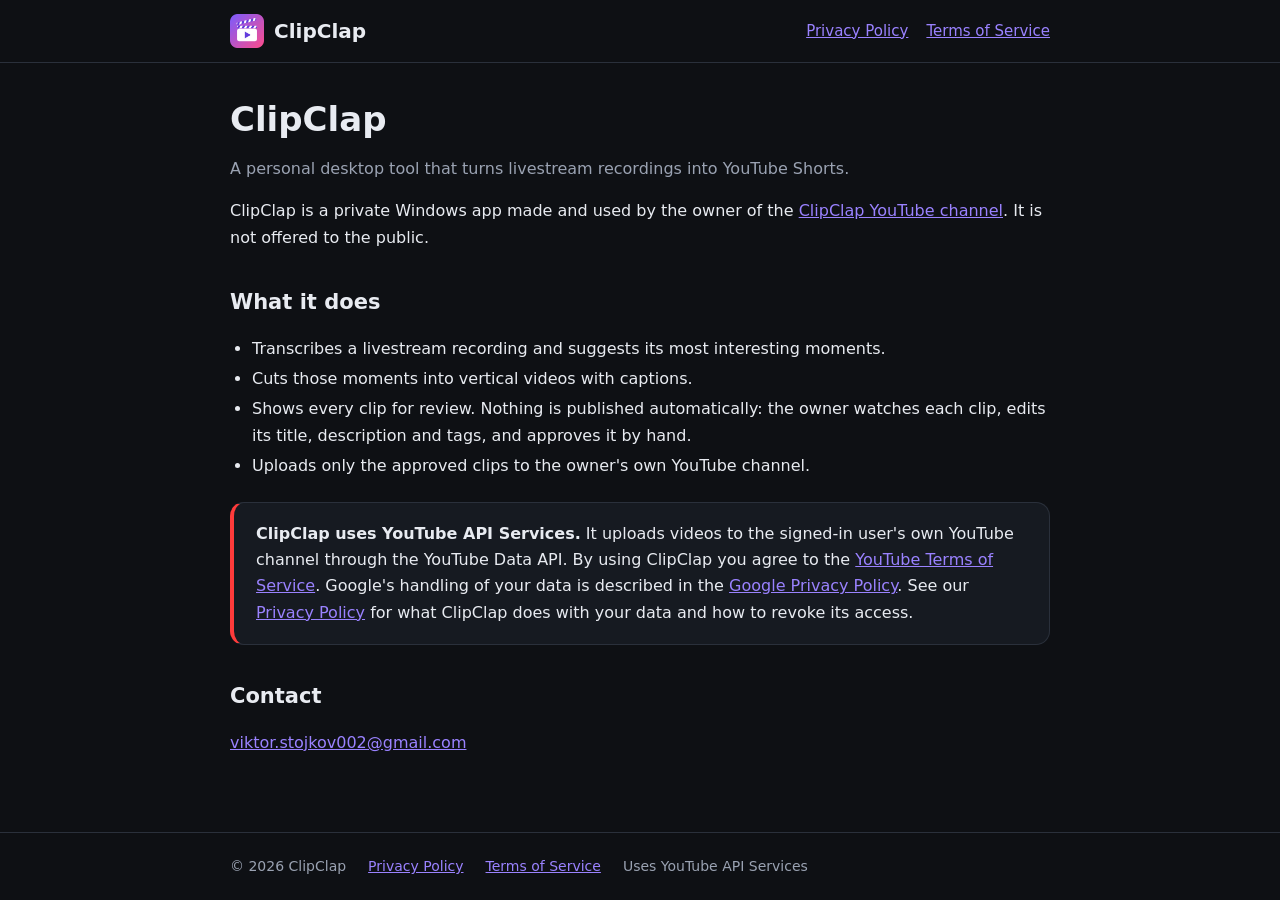
<file: index.html>
<!doctype html>
<html lang="en">
<head>
  <meta charset="utf-8">
  <meta name="viewport" content="width=device-width, initial-scale=1">
  <title>ClipClap</title>
  <link rel="icon" href="clipclap.png">
  <link rel="stylesheet" href="style.css">
</head>
<body>
  <header>
    <div class="wrap">
      <a class="brand" href="index.html"><img src="clipclap.png" alt=""> ClipClap</a>
      <nav><a href="privacy.html">Privacy Policy</a><a href="terms.html">Terms of Service</a></nav>
    </div>
  </header>
  <main>
    <div class="wrap">
      <h1>ClipClap</h1>
      <p class="muted">A personal desktop tool that turns livestream recordings into YouTube Shorts.</p>

      <p>ClipClap is a private Windows app made and used by the owner of the
        <a href="https://www.youtube.com/channel/UCXFeD-YCWQOzsg7_a3MbOjA">ClipClap YouTube channel</a>.
        It is not offered to the public.</p>

      <h2>What it does</h2>
      <ul>
        <li>Transcribes a livestream recording and suggests its most interesting moments.</li>
        <li>Cuts those moments into vertical videos with captions.</li>
        <li>Shows every clip for review. Nothing is published automatically: the owner watches each clip, edits its title, description and tags, and approves it by hand.</li>
        <li>Uploads only the approved clips to the owner's own YouTube channel.</li>
      </ul>

      <div class="card youtube">
        <strong>ClipClap uses YouTube API Services.</strong>
        It uploads videos to the signed-in user's own YouTube channel through the YouTube Data API.
        By using ClipClap you agree to the <a href="https://www.youtube.com/t/terms">YouTube Terms of Service</a>.
        Google's handling of your data is described in the <a href="https://policies.google.com/privacy">Google Privacy Policy</a>.
        See our <a href="privacy.html">Privacy Policy</a> for what ClipClap does with your data and how to revoke its access.
      </div>

      <h2>Contact</h2>
      <p><a href="mailto:viktor.stojkov002@gmail.com">viktor.stojkov002@gmail.com</a></p>
    </div>
  </main>
  <footer>
    <div class="wrap">
      <span>© 2026 ClipClap</span>
      <a href="privacy.html">Privacy Policy</a>
      <a href="terms.html">Terms of Service</a>
      <span>Uses YouTube API Services</span>
    </div>
  </footer>
</body>
</html>
</file>
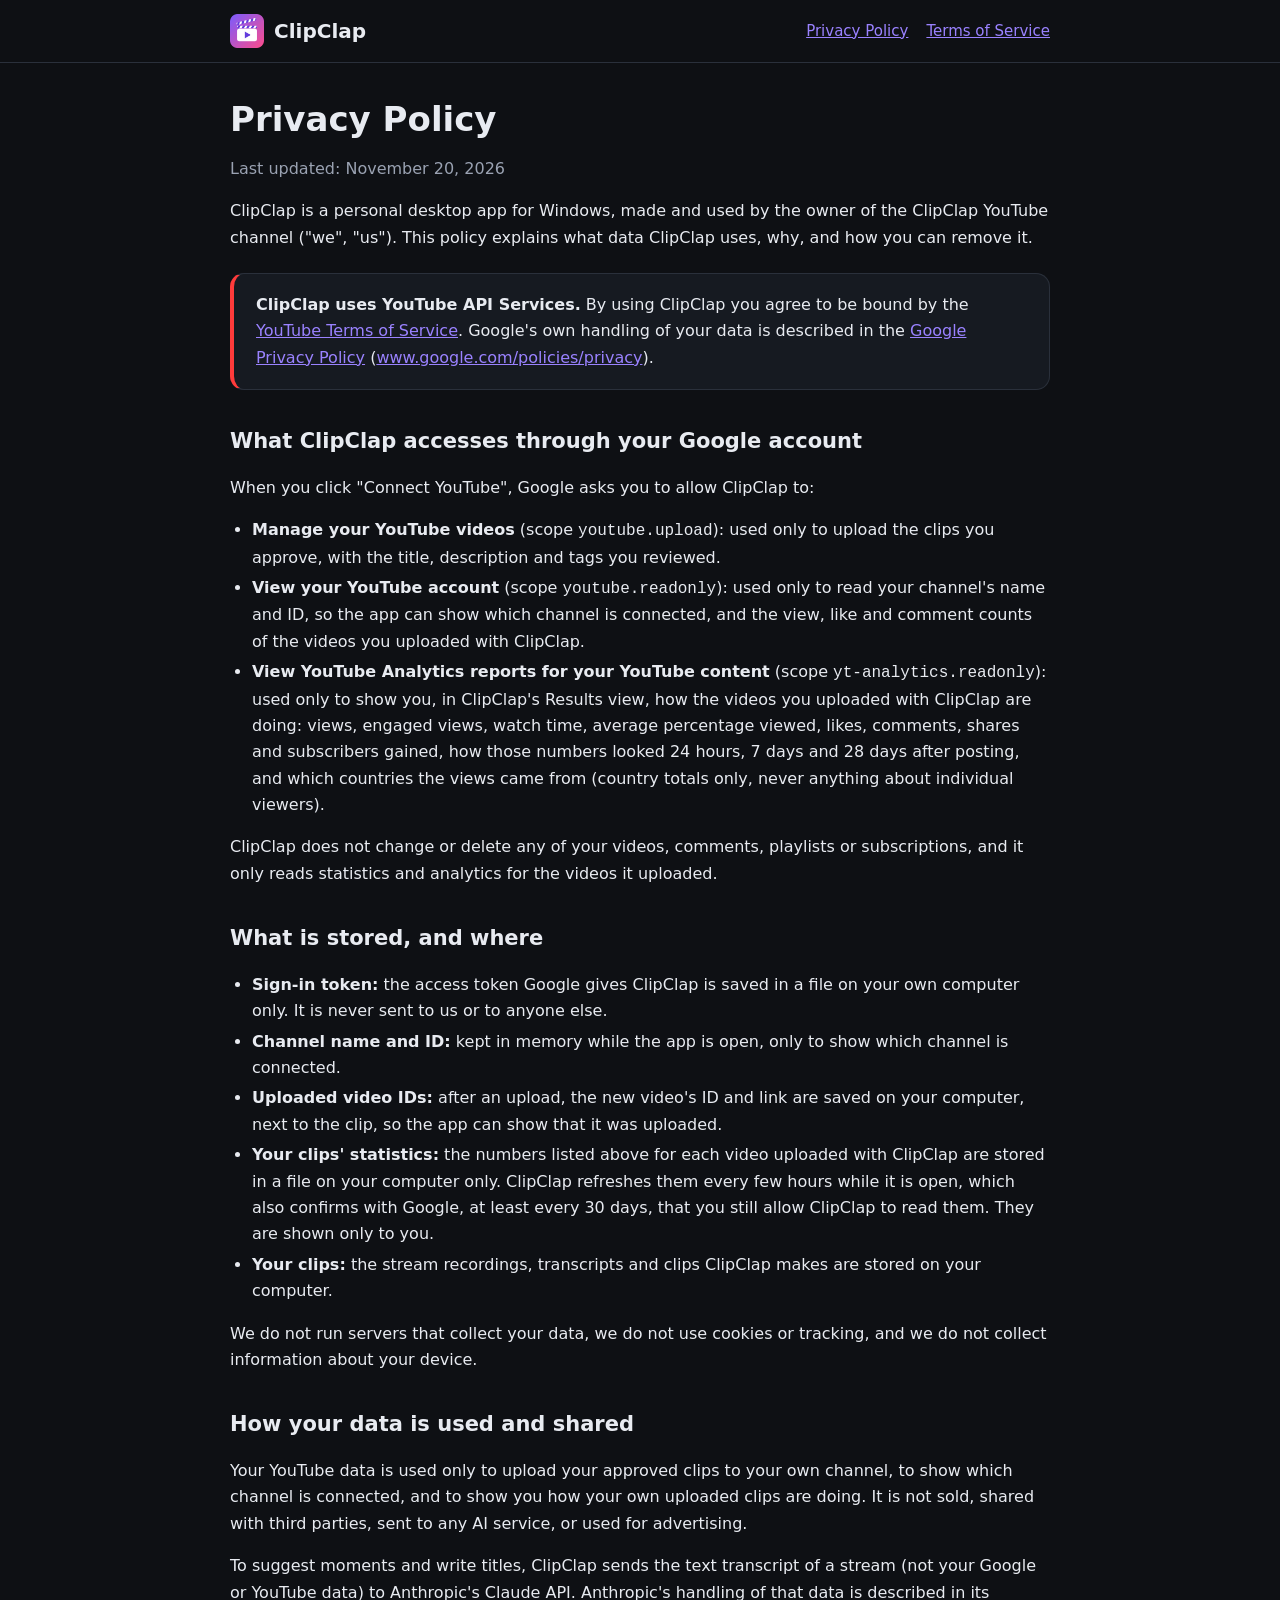
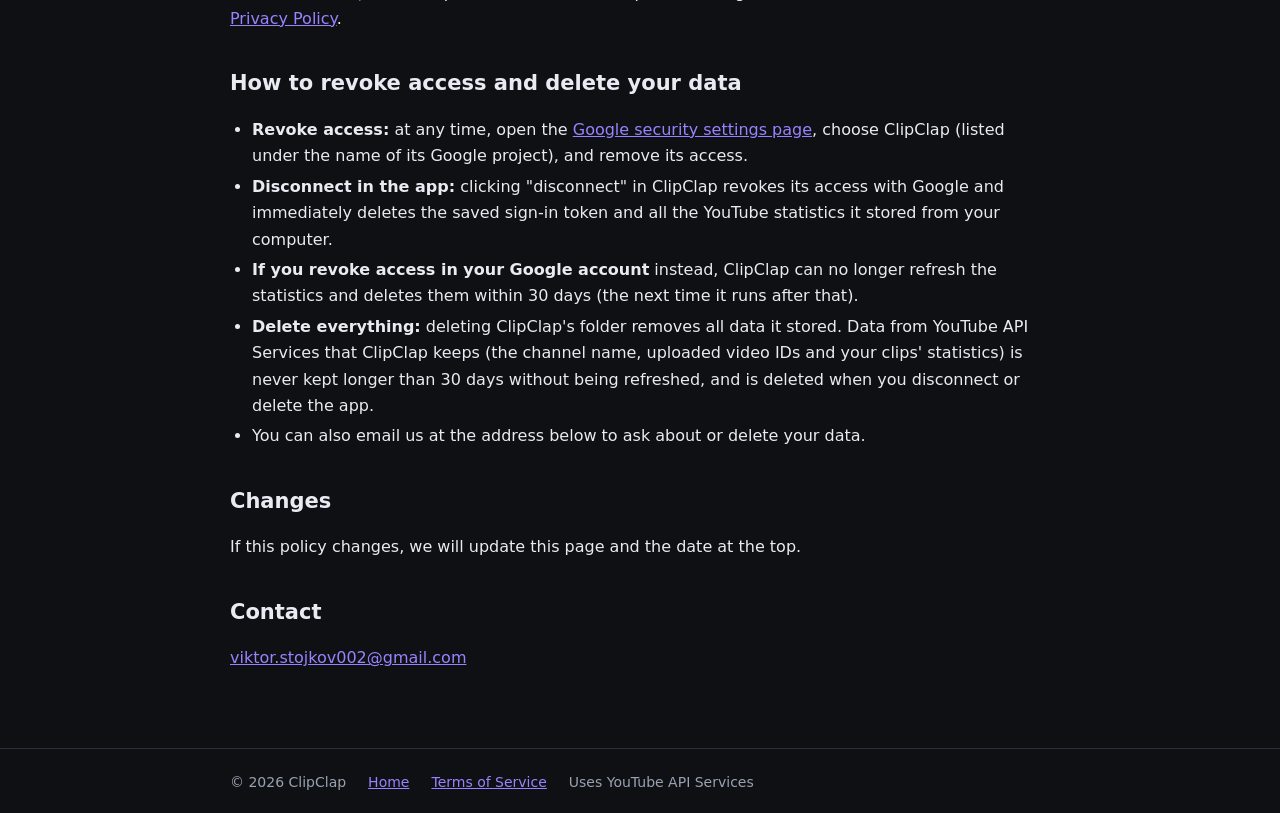
<file: privacy.html>
<!doctype html>
<html lang="en">
<head>
  <meta charset="utf-8">
  <meta name="viewport" content="width=device-width, initial-scale=1">
  <title>Privacy Policy · ClipClap</title>
  <link rel="icon" href="clipclap.png">
  <link rel="stylesheet" href="style.css">
</head>
<body>
  <header>
    <div class="wrap">
      <a class="brand" href="index.html"><img src="clipclap.png" alt=""> ClipClap</a>
      <nav><a href="privacy.html">Privacy Policy</a><a href="terms.html">Terms of Service</a></nav>
    </div>
  </header>
  <main>
    <div class="wrap">
      <h1>Privacy Policy</h1>
      <p class="muted">Last updated: November 20, 2026</p>

      <p>ClipClap is a personal desktop app for Windows, made and used by the owner of the ClipClap YouTube channel
        ("we", "us"). This policy explains what data ClipClap uses, why, and how you can remove it.</p>

      <div class="card youtube">
        <strong>ClipClap uses YouTube API Services.</strong>
        By using ClipClap you agree to be bound by the <a href="https://www.youtube.com/t/terms">YouTube Terms of Service</a>.
        Google's own handling of your data is described in the
        <a href="https://policies.google.com/privacy">Google Privacy Policy</a>
        (<a href="http://www.google.com/policies/privacy">www.google.com/policies/privacy</a>).
      </div>

      <h2>What ClipClap accesses through your Google account</h2>
      <p>When you click "Connect YouTube", Google asks you to allow ClipClap to:</p>
      <ul>
        <li><strong>Manage your YouTube videos</strong> (scope <code>youtube.upload</code>): used only to upload the clips you approve, with the title, description and tags you reviewed.</li>
        <li><strong>View your YouTube account</strong> (scope <code>youtube.readonly</code>): used only to read your channel's name and ID, so the app can show which channel is connected, and the view, like and comment counts of the videos you uploaded with ClipClap.</li>
        <li><strong>View YouTube Analytics reports for your YouTube content</strong> (scope <code>yt-analytics.readonly</code>): used only to show you, in ClipClap's Results view, how the videos you uploaded with ClipClap are doing: views, engaged views, watch time, average percentage viewed, likes, comments, shares and subscribers gained, how those numbers looked 24 hours, 7 days and 28 days after posting, and which countries the views came from (country totals only, never anything about individual viewers).</li>
      </ul>
      <p>ClipClap does not change or delete any of your videos, comments, playlists or subscriptions, and it only reads statistics and analytics for the videos it uploaded.</p>

      <h2>What is stored, and where</h2>
      <ul>
        <li><strong>Sign-in token:</strong> the access token Google gives ClipClap is saved in a file on your own computer only. It is never sent to us or to anyone else.</li>
        <li><strong>Channel name and ID:</strong> kept in memory while the app is open, only to show which channel is connected.</li>
        <li><strong>Uploaded video IDs:</strong> after an upload, the new video's ID and link are saved on your computer, next to the clip, so the app can show that it was uploaded.</li>
        <li><strong>Your clips' statistics:</strong> the numbers listed above for each video uploaded with ClipClap are stored in a file on your computer only. ClipClap refreshes them every few hours while it is open, which also confirms with Google, at least every 30 days, that you still allow ClipClap to read them. They are shown only to you.</li>
        <li><strong>Your clips:</strong> the stream recordings, transcripts and clips ClipClap makes are stored on your computer.</li>
      </ul>
      <p>We do not run servers that collect your data, we do not use cookies or tracking, and we do not collect information about your device.</p>

      <h2>How your data is used and shared</h2>
      <p>Your YouTube data is used only to upload your approved clips to your own channel, to show which channel is connected,
        and to show you how your own uploaded clips are doing. It is not sold, shared with third parties, sent to any AI service, or used for advertising.</p>
      <p>To suggest moments and write titles, ClipClap sends the text transcript of a stream (not your Google or YouTube data)
        to Anthropic's Claude API. Anthropic's handling of that data is described in its
        <a href="https://www.anthropic.com/legal/privacy">Privacy Policy</a>.</p>

      <h2>How to revoke access and delete your data</h2>
      <ul>
        <li><strong>Revoke access:</strong> at any time, open the <a href="https://security.google.com/settings/security/permissions">Google security settings page</a>, choose ClipClap (listed under the name of its Google project), and remove its access.</li>
        <li><strong>Disconnect in the app:</strong> clicking "disconnect" in ClipClap revokes its access with Google and immediately deletes the saved sign-in token and all the YouTube statistics it stored from your computer.</li>
        <li><strong>If you revoke access in your Google account</strong> instead, ClipClap can no longer refresh the statistics and deletes them within 30 days (the next time it runs after that).</li>
        <li><strong>Delete everything:</strong> deleting ClipClap's folder removes all data it stored. Data from YouTube API Services that ClipClap keeps (the channel name, uploaded video IDs and your clips' statistics) is never kept longer than 30 days without being refreshed, and is deleted when you disconnect or delete the app.</li>
        <li>You can also email us at the address below to ask about or delete your data.</li>
      </ul>

      <h2>Changes</h2>
      <p>If this policy changes, we will update this page and the date at the top.</p>

      <h2>Contact</h2>
      <p><a href="mailto:viktor.stojkov002@gmail.com">viktor.stojkov002@gmail.com</a></p>
    </div>
  </main>
  <footer>
    <div class="wrap">
      <span>© 2026 ClipClap</span>
      <a href="index.html">Home</a>
      <a href="terms.html">Terms of Service</a>
      <span>Uses YouTube API Services</span>
    </div>
  </footer>
</body>
</html>
</file>
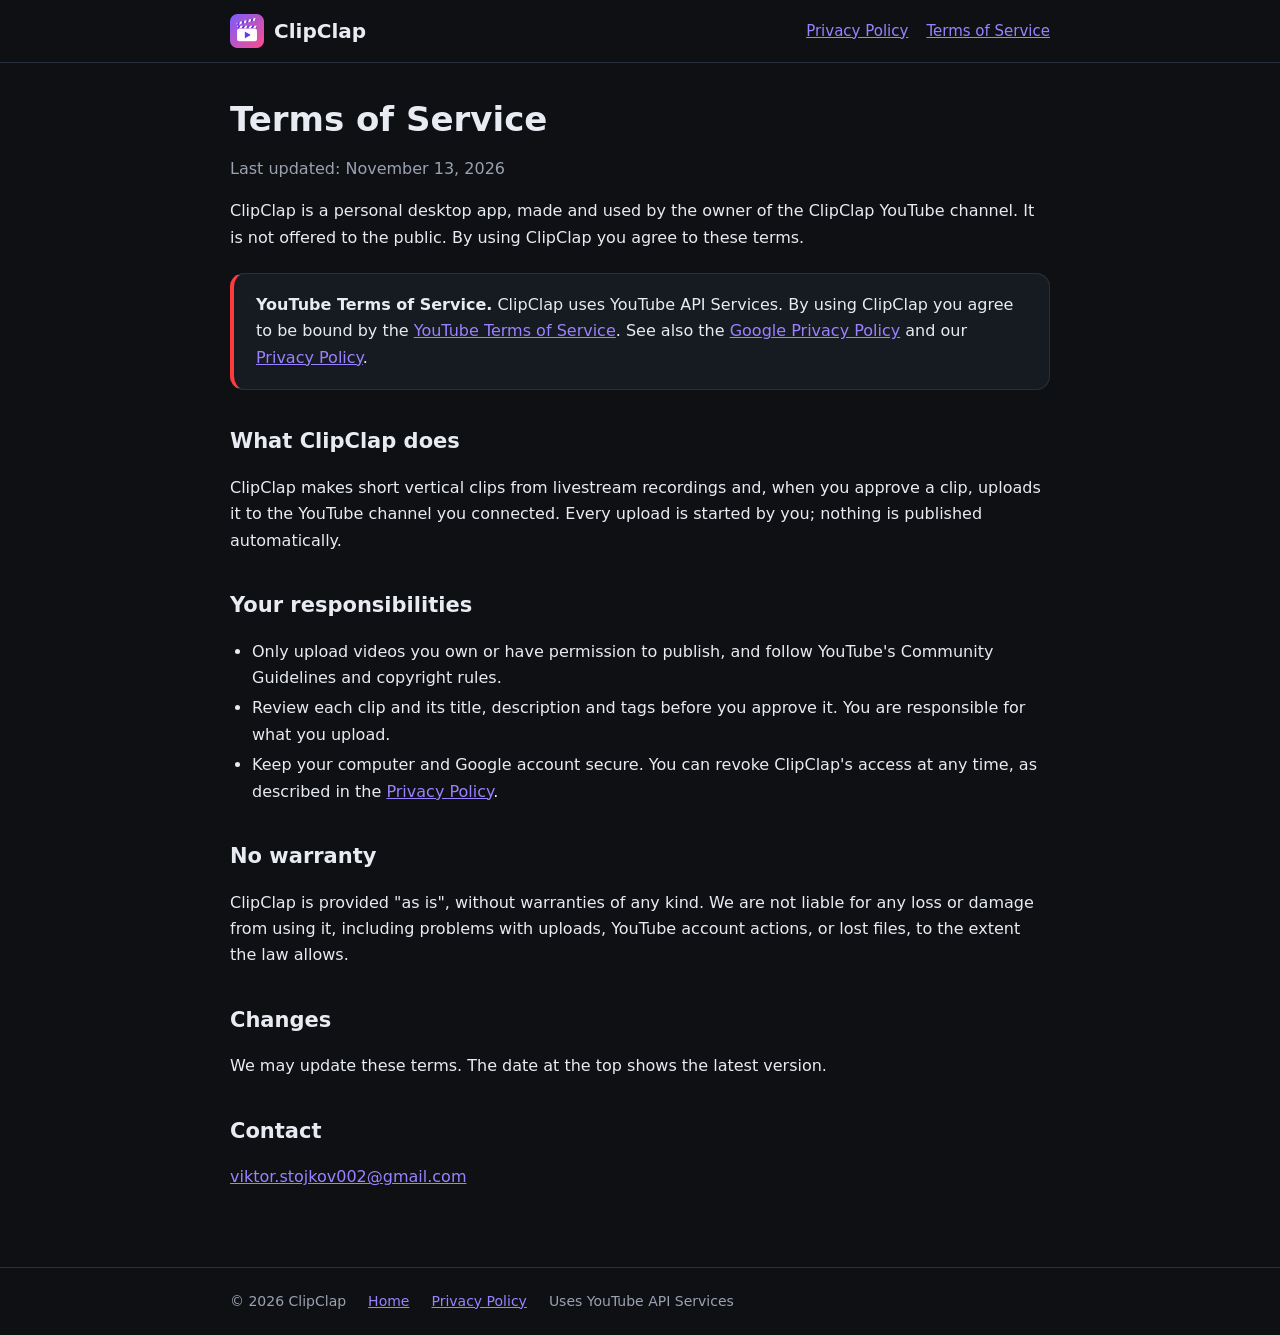
<file: terms.html>
<!doctype html>
<html lang="en">
<head>
  <meta charset="utf-8">
  <meta name="viewport" content="width=device-width, initial-scale=1">
  <title>Terms of Service · ClipClap</title>
  <link rel="icon" href="clipclap.png">
  <link rel="stylesheet" href="style.css">
</head>
<body>
  <header>
    <div class="wrap">
      <a class="brand" href="index.html"><img src="clipclap.png" alt=""> ClipClap</a>
      <nav><a href="privacy.html">Privacy Policy</a><a href="terms.html">Terms of Service</a></nav>
    </div>
  </header>
  <main>
    <div class="wrap">
      <h1>Terms of Service</h1>
      <p class="muted">Last updated: November 13, 2026</p>

      <p>ClipClap is a personal desktop app, made and used by the owner of the ClipClap YouTube channel.
        It is not offered to the public. By using ClipClap you agree to these terms.</p>

      <div class="card youtube">
        <strong>YouTube Terms of Service.</strong>
        ClipClap uses YouTube API Services. By using ClipClap you agree to be bound by the
        <a href="https://www.youtube.com/t/terms">YouTube Terms of Service</a>.
        See also the <a href="https://policies.google.com/privacy">Google Privacy Policy</a> and our
        <a href="privacy.html">Privacy Policy</a>.
      </div>

      <h2>What ClipClap does</h2>
      <p>ClipClap makes short vertical clips from livestream recordings and, when you approve a clip, uploads it to
        the YouTube channel you connected. Every upload is started by you; nothing is published automatically.</p>

      <h2>Your responsibilities</h2>
      <ul>
        <li>Only upload videos you own or have permission to publish, and follow YouTube's Community Guidelines and copyright rules.</li>
        <li>Review each clip and its title, description and tags before you approve it. You are responsible for what you upload.</li>
        <li>Keep your computer and Google account secure. You can revoke ClipClap's access at any time, as described in the <a href="privacy.html">Privacy Policy</a>.</li>
      </ul>

      <h2>No warranty</h2>
      <p>ClipClap is provided "as is", without warranties of any kind. We are not liable for any loss or damage
        from using it, including problems with uploads, YouTube account actions, or lost files, to the extent the law allows.</p>

      <h2>Changes</h2>
      <p>We may update these terms. The date at the top shows the latest version.</p>

      <h2>Contact</h2>
      <p><a href="mailto:viktor.stojkov002@gmail.com">viktor.stojkov002@gmail.com</a></p>
    </div>
  </main>
  <footer>
    <div class="wrap">
      <span>© 2026 ClipClap</span>
      <a href="index.html">Home</a>
      <a href="privacy.html">Privacy Policy</a>
      <span>Uses YouTube API Services</span>
    </div>
  </footer>
</body>
</html>
</file>
<file: style.css>
:root {
  --bg: #0e1014;
  --panel: #161a21;
  --line: #2a303b;
  --text: #e8ebf1;
  --muted: #9aa2b2;
  --accent: #9a82ff;
}
* { box-sizing: border-box; }
body {
  margin: 0;
  background: var(--bg);
  color: var(--text);
  font: 16px/1.65 system-ui, -apple-system, "Segoe UI", Roboto, sans-serif;
}
a { color: var(--accent); }
header {
  border-bottom: 1px solid var(--line);
  padding: 14px 20px;
}
header .wrap { display: flex; align-items: center; gap: 12px; }
header .brand { display: flex; align-items: center; gap: 10px; font-weight: 800; font-size: 20px; color: var(--text); text-decoration: none; }
header img { width: 34px; height: 34px; }
header nav { margin-left: auto; display: flex; gap: 18px; font-size: 15px; }
.wrap { max-width: 820px; margin: 0 auto; }
main { padding: 36px 20px 60px; }
h1 { font-size: 34px; line-height: 1.2; margin: 0 0 8px; }
h2 { font-size: 21px; margin: 34px 0 8px; }
.muted { color: var(--muted); }
.card { background: var(--panel); border: 1px solid var(--line); border-radius: 14px; padding: 18px 22px; margin: 22px 0; }
.youtube { border-left: 4px solid #ff3b3b; }
footer { border-top: 1px solid var(--line); padding: 22px 20px; color: var(--muted); font-size: 14px; }
footer .wrap { display: flex; flex-wrap: wrap; gap: 8px 22px; }
ul { padding-left: 22px; }
li { margin: 4px 0; }
@media (max-width: 560px) {
  h1 { font-size: 27px; }
  header nav { gap: 12px; font-size: 14px; }
}
</file>
